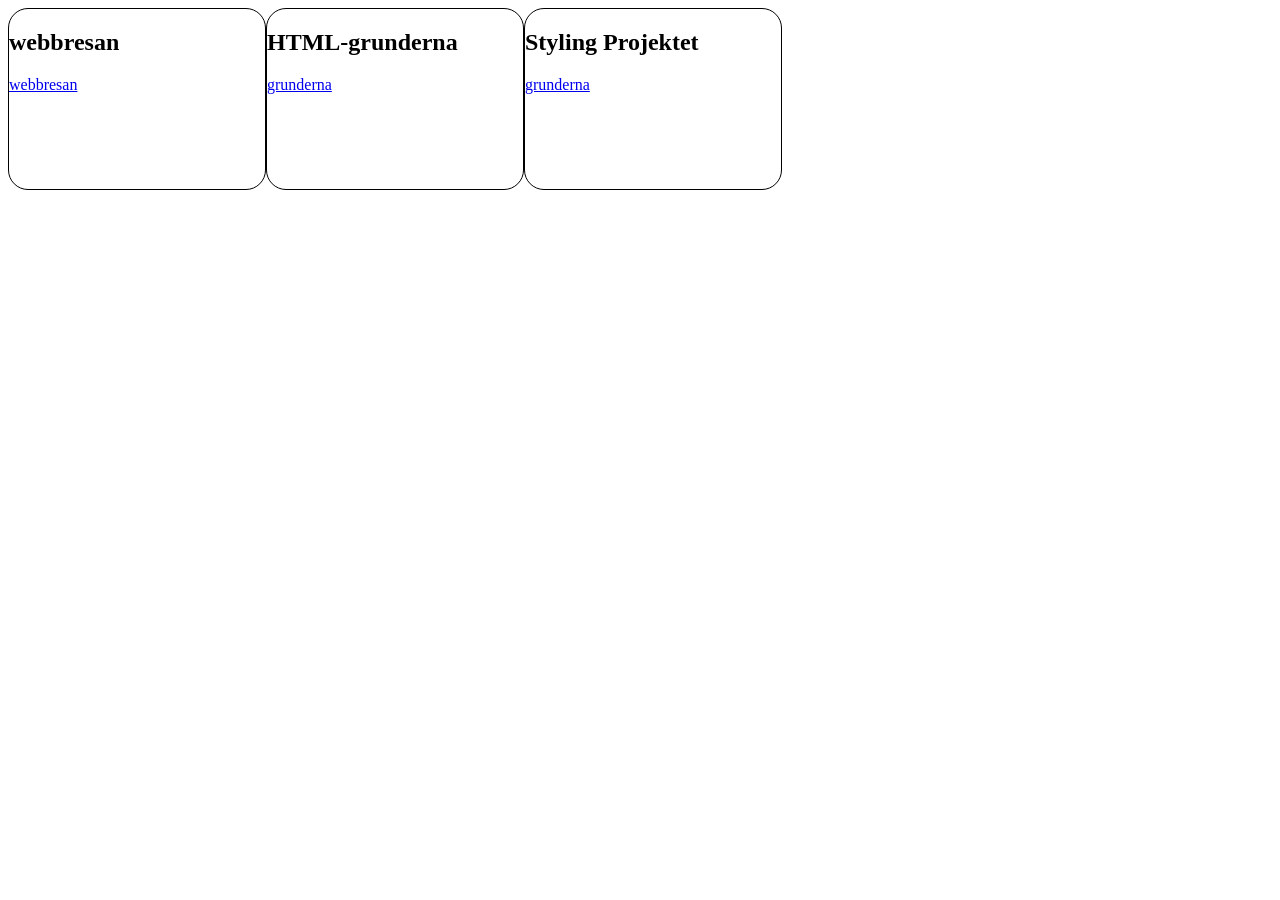
<file: index.html>
<!DOCTYPE html>
<html lang="en">
<head>
    <link href="style.css" rel="stylesheet">
    <meta charset="UTF-8">
    <meta name="viewport" content="width=device-width, initial-scale=1.0">
    <title>Document</title>
</head>
<body>
    <section>
        <h1>webbresan</h1>
    <a href="webbresan/index.html">webbresan</a>
    </section>
    <section>
        <h2>HTML-grunderna</h2>
        <a href="grunderna/index.html">grunderna</a>
    </section>
     <section>
        <h2>Styling Projektet</h2>
        <a href="styling/index.html">grunderna</a>
    </section>
    
</body>
</html>
</file>
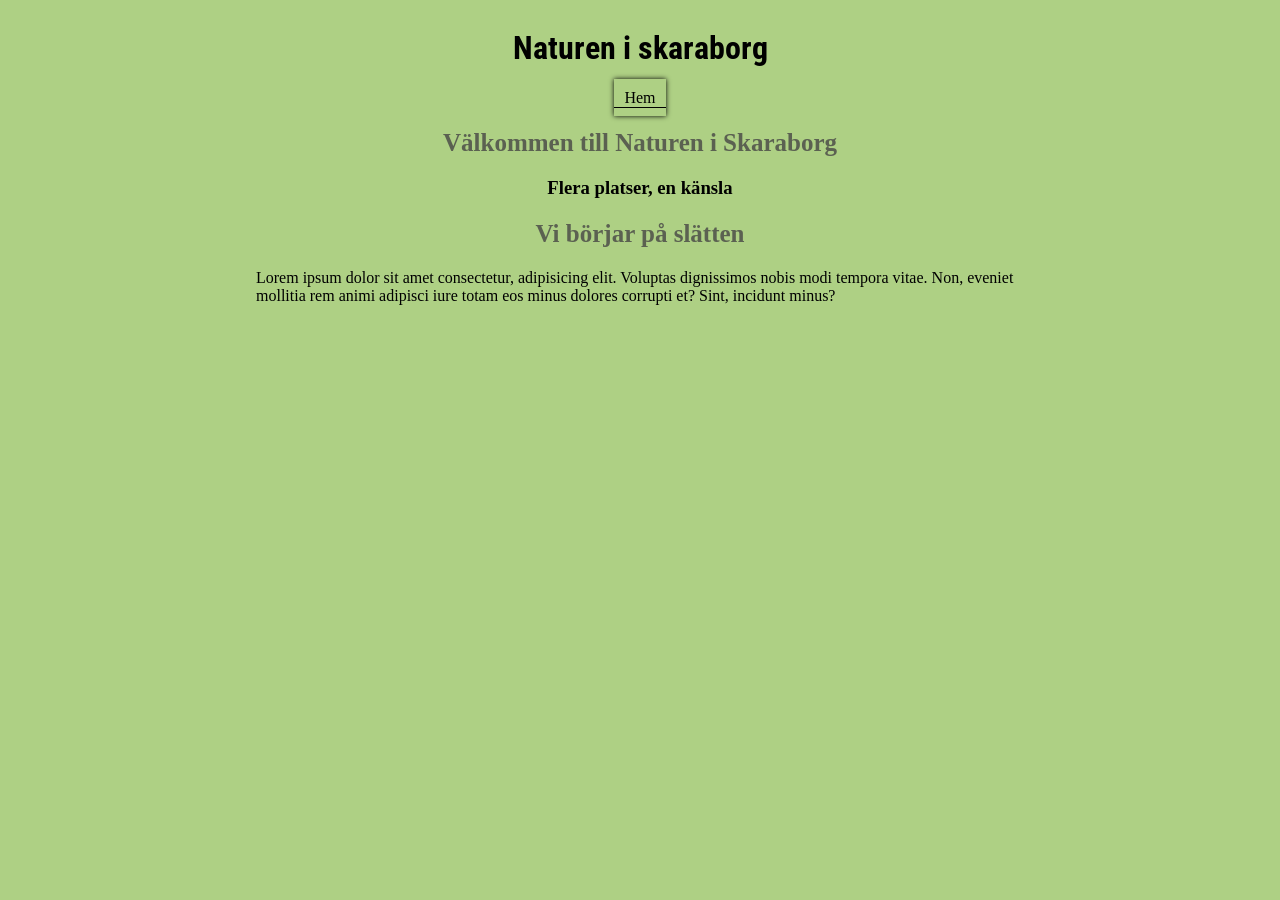
<file: styling/index.html>
<!DOCTYPE html>
<html lang="en">
<head>
    <meta charset="UTF-8">
    <meta name="viewport" content="width=device-width, initial-scale=1.0">
    <title>Document</title>
    <link rel="stylesheet" href="style.css">
</head>
<body>
    <header>
        <h1>Naturen i skaraborg</h1>
    </header>
    <nav>
        <a href="index.html">Hem</a>
    </nav>
    <main>
<section>
    <h2 class="subhead">Välkommen till Naturen i Skaraborg</h2>
    <h3>Flera platser, en känsla</h3>
</section>
<section>
    <h2 class="subhead">Vi börjar på slätten</h2>
    <p class="max">Lorem ipsum dolor sit amet consectetur, adipisicing elit. Voluptas dignissimos nobis modi tempora vitae. Non, eveniet mollitia rem animi adipisci iure totam eos minus dolores corrupti et? Sint, incidunt minus?</p>
</section>
    </main>
    <footer></footer>
</body>
</html>
</file>
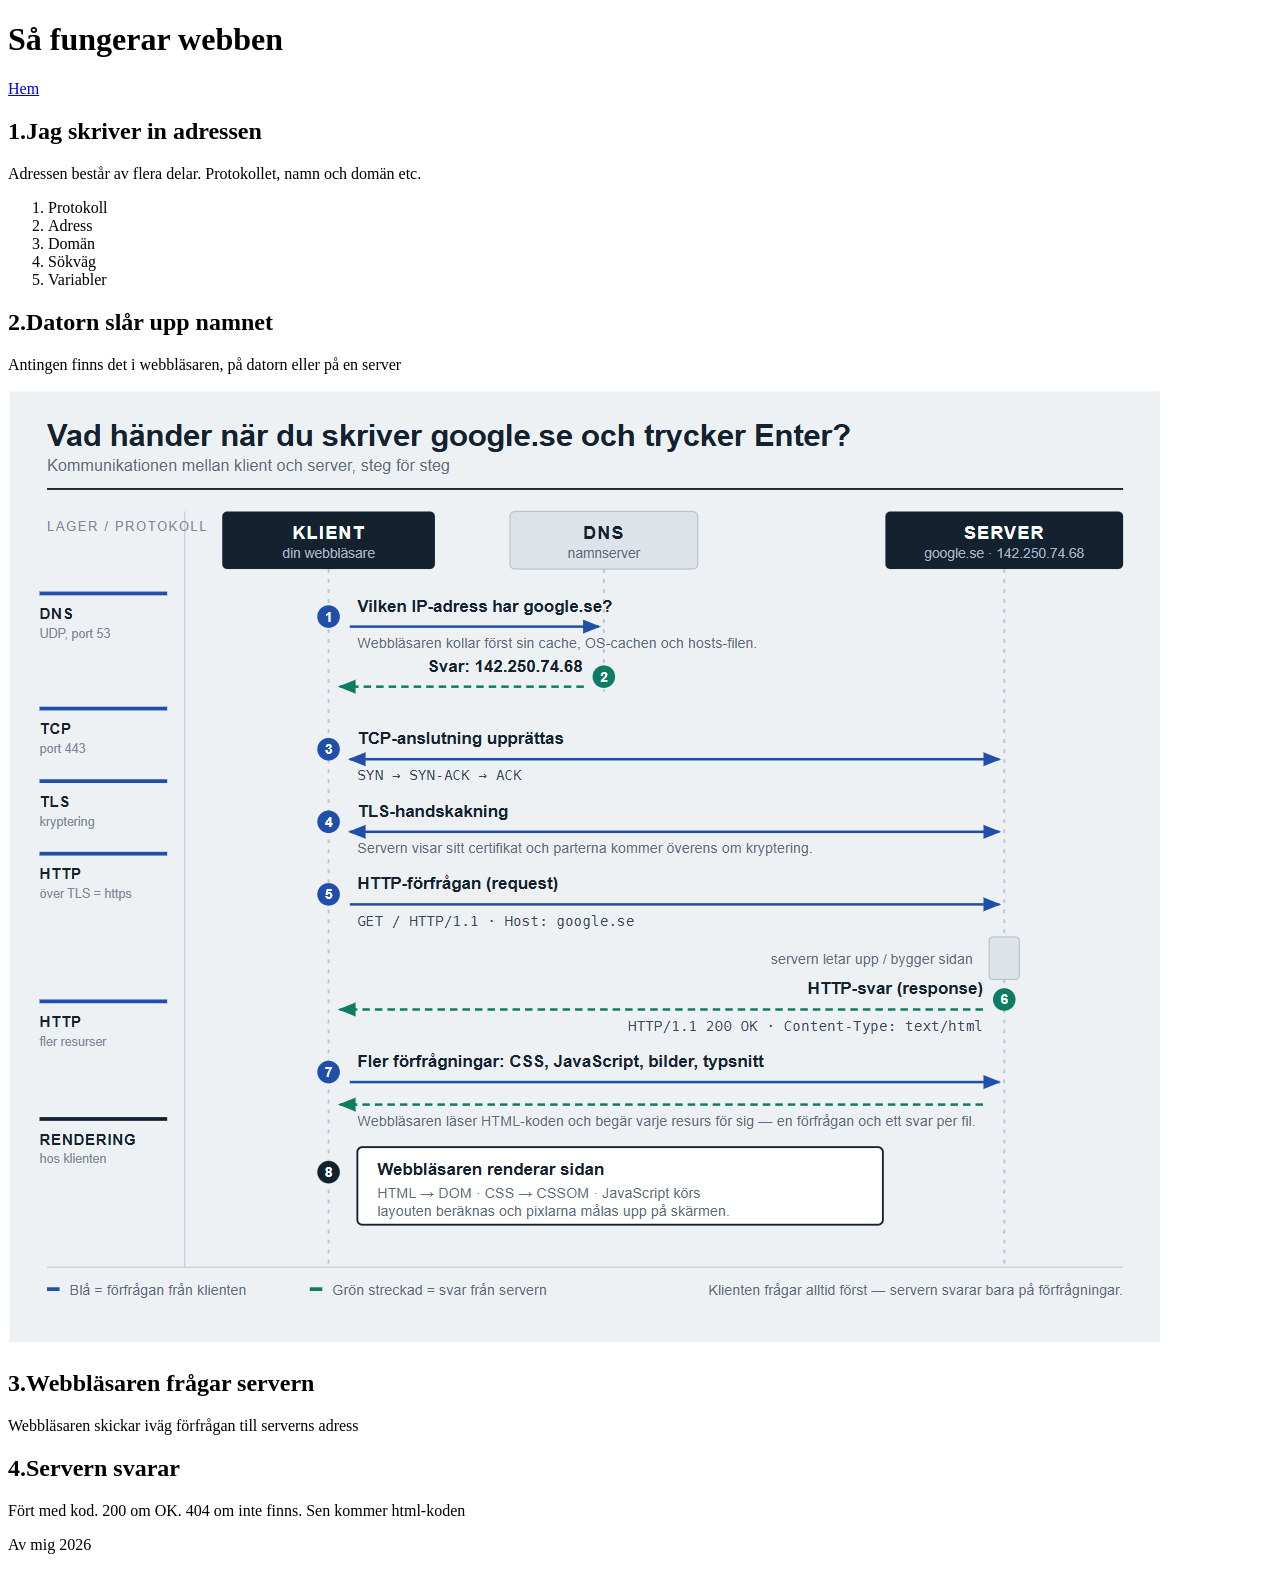
<file: webbresan/index.html>
<!DOCTYPE html>
<html>

<head>
    <title>my site</title>
</head>

<body>
    <header>
<h1>Så fungerar webben</h1>
    </header>
    <nav><a href="index.html" aria-current="page">Hem</a>
    </nav>
    <main>
<section>
    <h2>1.Jag skriver in adressen</h2>
    <p>Adressen består av flera delar. Protokollet, namn och domän etc.</p>
</section>
<ol>
    <li>Protokoll</li>
    <li>Adress</li>
    <li>Domän</li>
    <li>Sökväg</li>
    <li>Variabler</li>
</ol>
<section>
    <h2>2.Datorn slår upp namnet</h2>
    <p>Antingen finns det i webbläsaren, på datorn eller på en server</p>
    <img src="img/dns.png" >
</section>
<section>
    <h2>3.Webbläsaren frågar servern</h2>
    <p>Webbläsaren skickar iväg förfrågan till serverns adress</p>
</section>
<section>
    <h2>4.Servern svarar</h2>
    <p>Fört med kod. 200 om OK. 404 om inte finns. Sen kommer html-koden</p>
</section>

    </main>
    <footer>
<p>Av mig 2026</p>
    </footer>
</body>

</html>
</file>
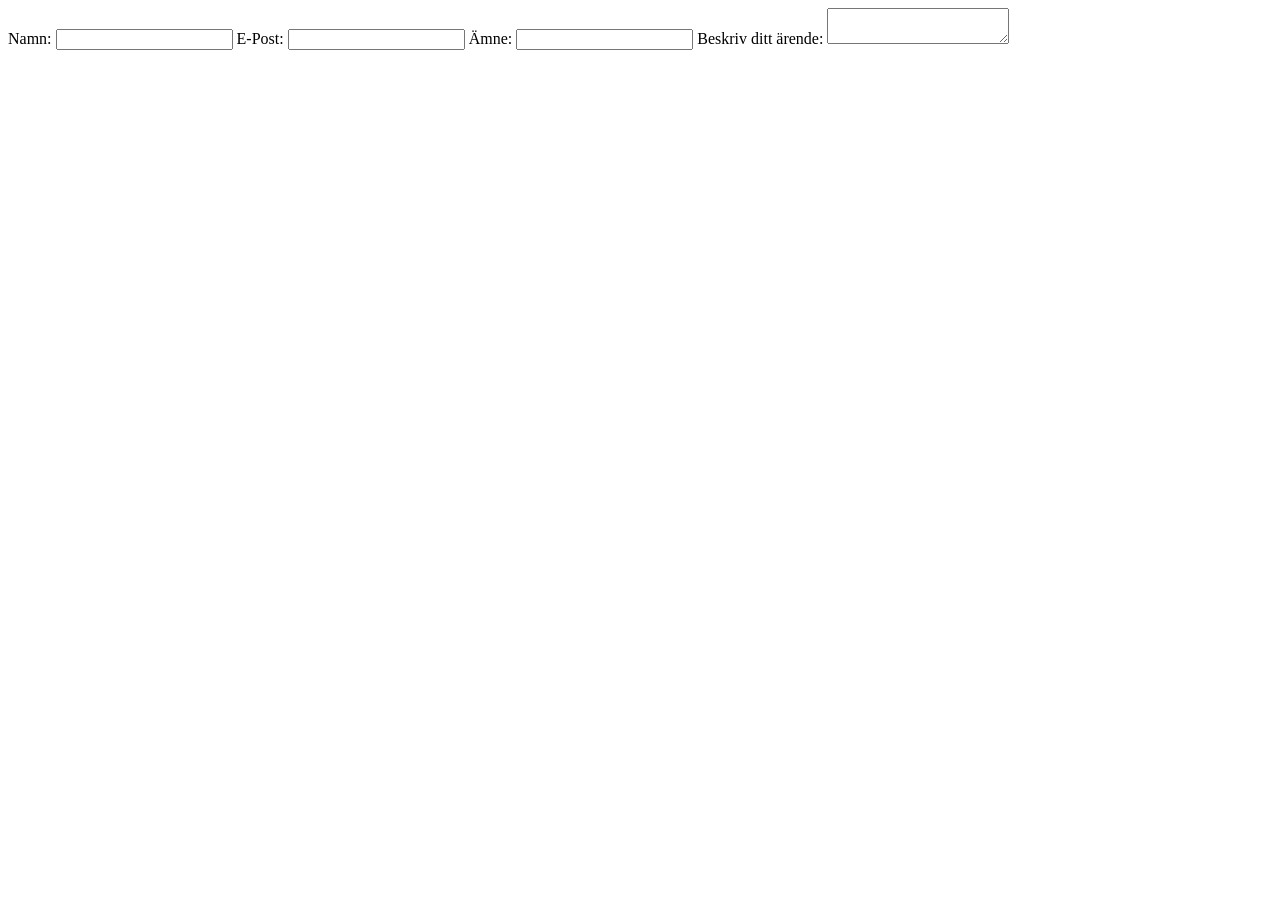
<file: grunderna/kontakta_oss.html>
<!DOCTYPE html>
<html lang="en">
<head>
    <meta charset="UTF-8">
    <meta name="viewport" content="width=device-width, initial-scale=1.0">
    <title>Document</title>
</head>
<body>
    <header>
        
    </header>
    <nav></nav>
    <main>
        <form>
            <label for="name">Namn:</label>
            <input type="text" name="name" id="name" />

            <label for="email">E-Post:</label>
            <input type="email" name="email" id="email" />

            <label for="subject">Ämne:</label>
            <input type="text" name="subject" id="subject" />

            <label for="description">Beskriv ditt ärende:</label>
            <textarea name="description" id="description"></textarea>
        </form>
    </main>
    <footer></footer>
</body>
</html>
</file>
<file: style.css>
body {
display: flex;
}

section{
    height: 20dvh;
    width: 20dvw;
    border: 1px solid black;
 border-radius: 20px;
}
</file>
<file: styling/style.css>
@import url('https://fonts.googleapis.com/css2?family=Roboto+Condensed:ital,wght@0,100..900;1,100..900&display=swap');


body {
    background-color:rgb(174, 208, 132);
    display:flex;
    flex-direction:column;
    justify-content:center;
    align-items:center;
}

header {
    font-family: "Roboto Condensed", sans-serif;
  
  font-weight: 400;
  font-style: normal;
}

nav {
    border-bottom: 1px solid black;
}

nav a {
    color:black;
    text-decoration:none;
    padding: 10px;
    box-shadow: 0 0 5px black;
}

nav a:hover{
    box-shadow: 0 3px 5px black;
}

nav a:active {
    box-shadow: 0 1px 3px black;
}

h1,h2,h3 {
    text-align: center;
}

.subhead {
    font-size: 25px;
    color: rgb(70, 69, 69, 0.8);

}

.max {
max-width: 60dvw;
}
</file>
